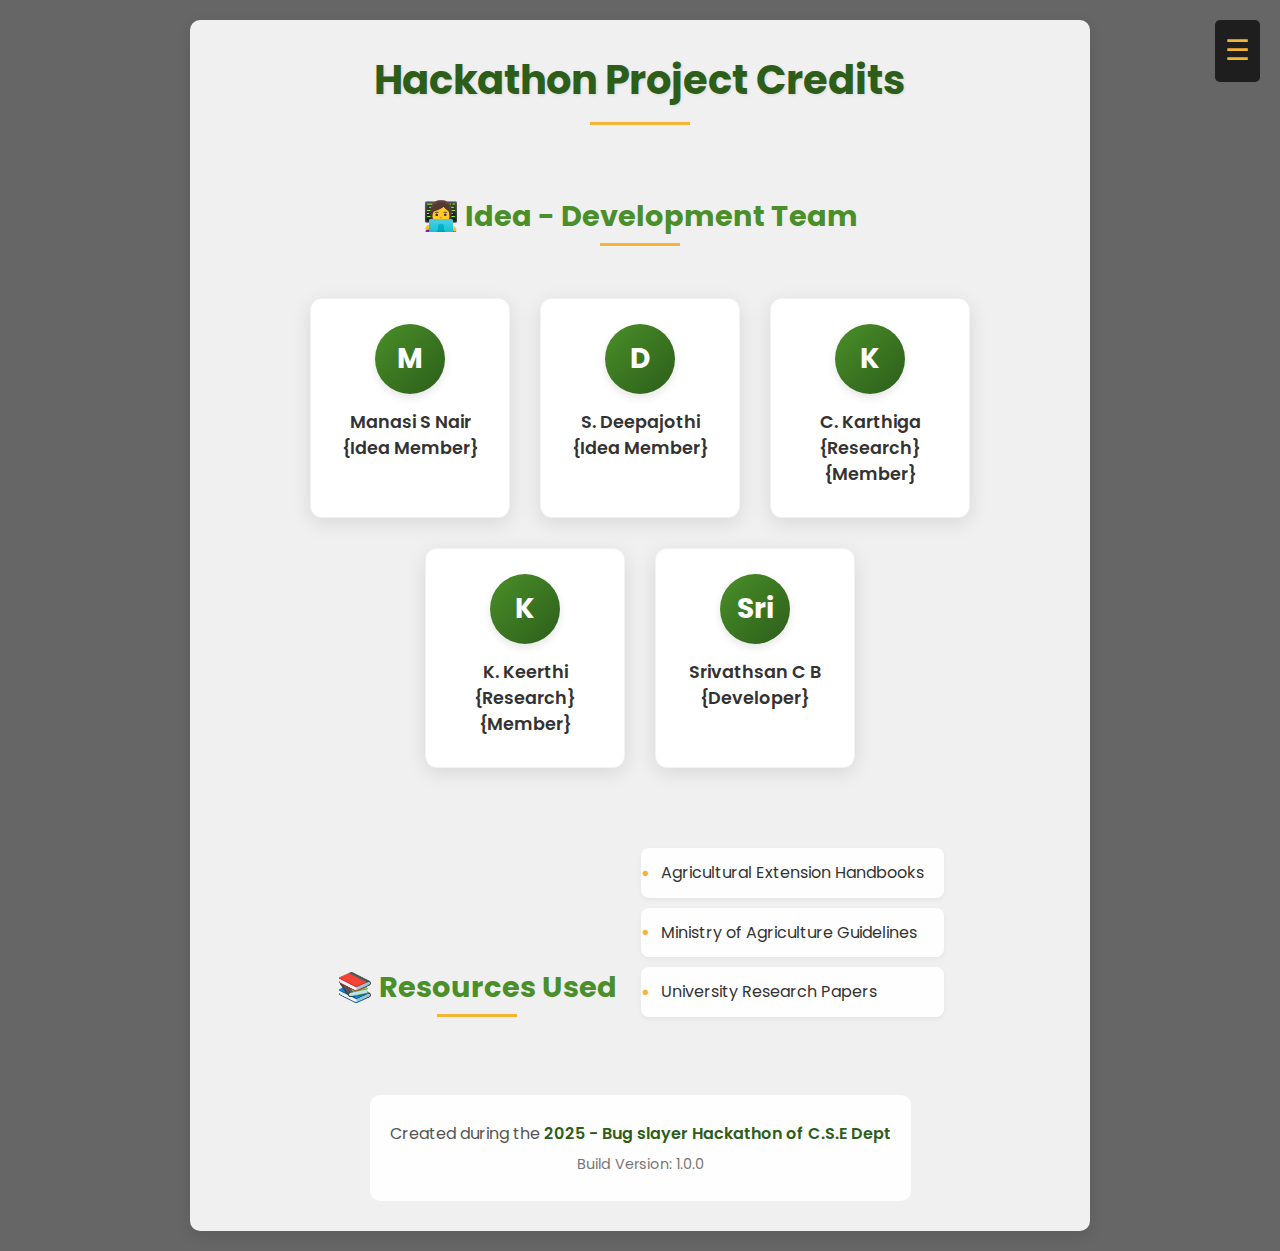
<file: credit.html>
<!DOCTYPE html>
<html lang="en">
<head>
    <meta charset="UTF-8">
    <meta name="viewport" content="width=device-width, initial-scale=1.0">
    <title>Project Credits</title>
    <link rel="stylesheet" href="style.css">
    <script src="index.js" defer></script>
</head>
<body>
    <div class="main-container">
        <nav>
            <div class="menu-icon" onclick="toggleMenu()">☰</div>
            <ul class="menu" id="menu">
                <li><a href="index.html">home</a></li>
                <li><a href="crop.html">Crop Management</a></li>
                <li><a href="soil.html">Soil Management</a></li>
                <li><a href="disease.html">Crop Diseases</a></li>
                <li><a href="solution.html">Solutions</a></li>
                <li><a href="credit.html">Credits</a></li>
            </ul>
        </nav>
        
        <div class="content-container credit-container">
            <h1>Hackathon Project Credits</h1>
            
            <div class="team-section">
                <h2>👩‍💻 Idea - Development Team</h2>
                <div class="team-members">
                    <div class="member-card">
                        <div class="member-avatar">M</div>
                        <h3>Manasi S Nair {Idea Member}</h3>
                    </div>
                    <div class="member-card">
                        <div class="member-avatar">D</div>
                        <h3>S. Deepajothi {Idea Member}</h3>
                    </div>
                    <div class="member-card">
                        <div class="member-avatar">K</div>
                        <h3>C. Karthiga {Research} {Member}</h3>
                    </div>
                    <div class="member-card">
                        <div class="member-avatar">K</div>
                        <h3>K. Keerthi {Research}{Member}</h3>
                    </div>
                    <div class="member-card">
                        <div class="member-avatar">Sri</div>
                        <h3>Srivathsan C B {Developer}</h3>
                </div>
            </div>
            
            <div class="credit-section">
                <h2>📚 Resources Used</h2>
                <ul class="resource-list">
                    <li>Agricultural Extension Handbooks</li>
                    <li>Ministry of Agriculture Guidelines</li>
                    <li>University Research Papers</li>
                </ul>
            </div>
            <div class="project-info">
                <p>Created during the <strong>2025 - Bug slayer Hackathon of C.S.E Dept </strong></p>
                <p class="build-date">Build Version: 1.0.0</p> 
            </div>
        </div>
    </div>
</body>
</html>
</file>
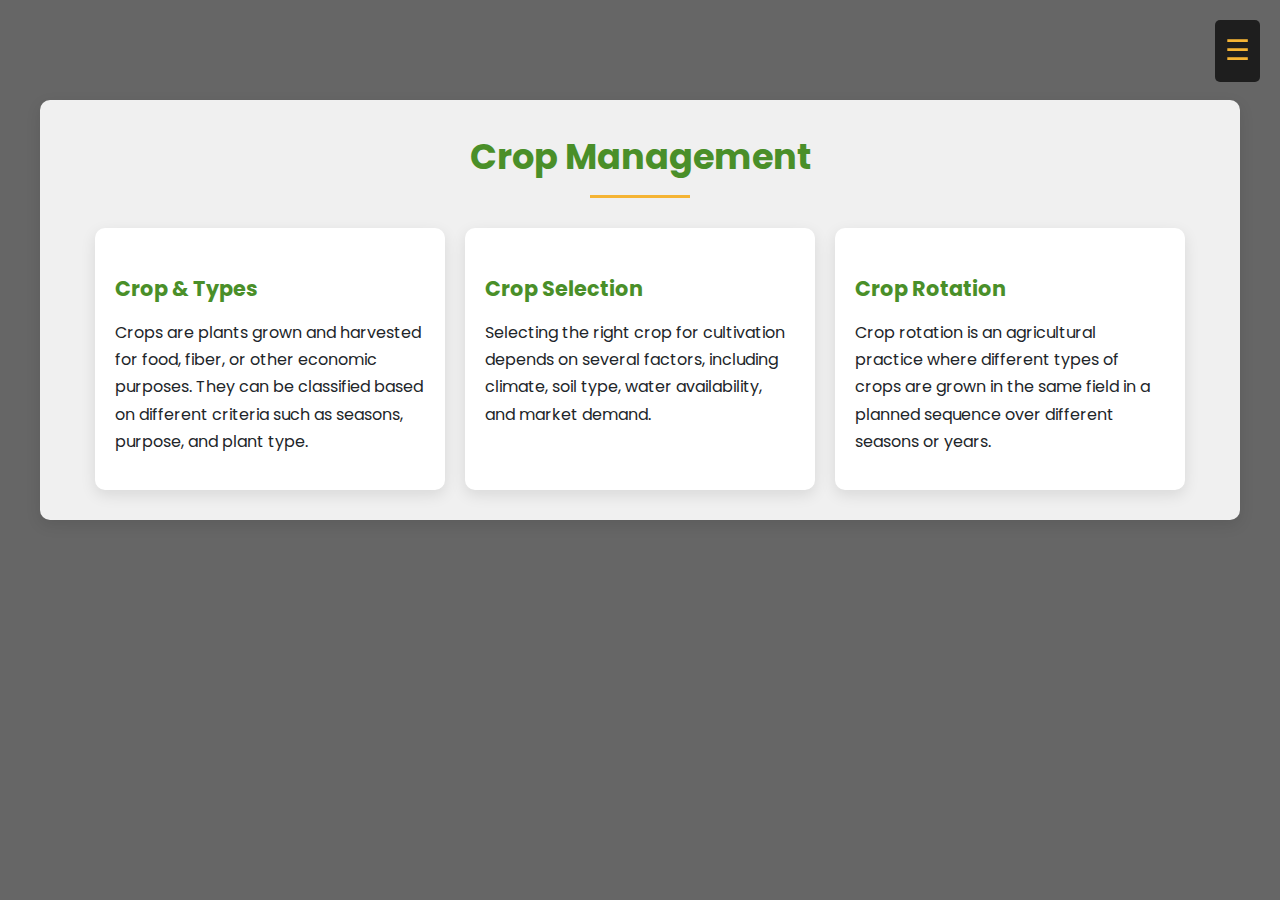
<file: crop.html>
<!DOCTYPE html>
<html lang="en">
<head>
    <meta charset="UTF-8">
    <meta name="viewport" content="width=device-width, initial-scale=1.0">
    <title>Crop Management</title>
    <link rel="stylesheet" href="style.css">
    <script src="index.js" defer></script>
</head>
<body>
    <div class="main-container">
        <nav>
            <div class="menu-icon" onclick="toggleMenu()">☰</div>
            <ul class="menu" id="menu">
                <li><a href="index.html">home</a></li>
                <li><a href="crop.html">Crop Management</a></li>
                <li><a href="soil.html">Soil Management</a></li>
                <li><a href="disease.html">Crop Diseases</a></li>
                <li><a href="solution.html">Solutions</a></li>
                <li><a href="credit.html">Credits</a></li>
            </ul>
        </nav>
        <div class="content-container">
            <h1>Crop Management</h1>
            
            <div class="crop-cards-container">
                <div class="crop-card">
                    <h2>Crop & Types</h2>
                    <p>Crops are plants grown and harvested for food, fiber, or other economic purposes. They can be classified based on different criteria such as seasons, purpose, and plant type.</p>
                </div>
                
                <div class="crop-card">
                    <h2>Crop Selection</h2>
                    <p>Selecting the right crop for cultivation depends on several factors, including climate, soil type, water availability, and market demand.</p>
                </div>
                
                <div class="crop-card">
                    <h2>Crop Rotation</h2>
                    <p>Crop rotation is an agricultural practice where different types of crops are grown in the same field in a planned sequence over different seasons or years.</p>
                </div>
            </div>
        </div>
    </div>
</body>
</html>
</file>
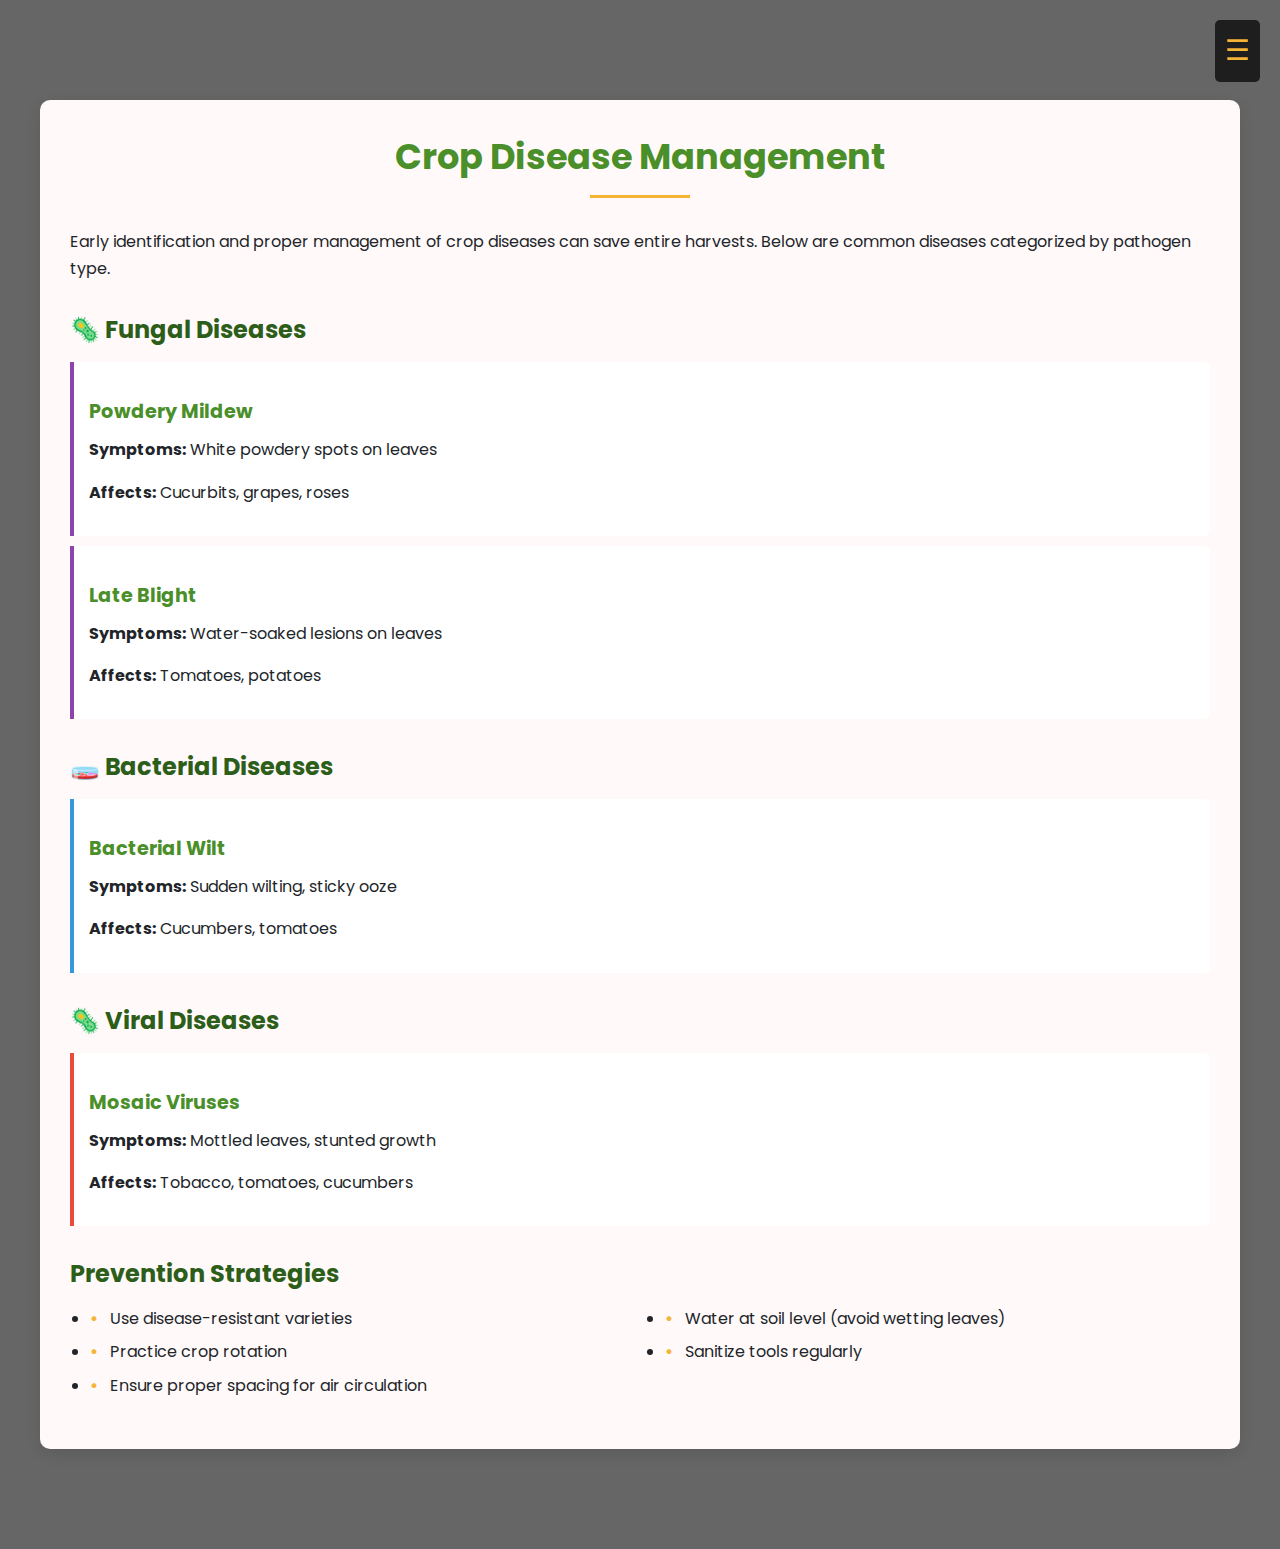
<file: Disease.html>
<!DOCTYPE html>
<html lang="en">
<head>
    <meta charset="UTF-8">
    <meta name="viewport" content="width=device-width, initial-scale=1.0">
    <title>Crop Diseases</title>
    <link rel="stylesheet" href="style.css">
    <script src="index.js" defer></script>
</head>
<body>
    <div class="main-container">
        <nav>
            <div class="menu-icon" onclick="toggleMenu()">☰</div>
            <ul class="menu" id="menu">
                <li><a href="index.html">home</a></li>
                <li><a href="crop.html">Crop Management</a></li>
                <li><a href="soil.html">Soil Management</a></li>
                <li><a href="disease.html">Crop Diseases</a></li>
                <li><a href="solution.html">Solutions</a></li>
                <li><a href="credit.html">Credits</a></li>
            </ul>
        </nav>
        
        <div class="content-container disease-container">
            <h1>Crop Disease Management</h1>
            
            <div class="disease-intro">
                <p>Early identification and proper management of crop diseases can save entire harvests. Below are common diseases categorized by pathogen type.</p>
            </div>
            
            <div class="disease-categories">
                <div class="category fungal">
                    <h2>🦠 Fungal Diseases</h2>
                    <div class="disease-card">
                        <h3>Powdery Mildew</h3>
                        <p><strong>Symptoms:</strong> White powdery spots on leaves</p>
                        <p><strong>Affects:</strong> Cucurbits, grapes, roses</p>
                    </div>
                    <div class="disease-card">
                        <h3>Late Blight</h3>
                        <p><strong>Symptoms:</strong> Water-soaked lesions on leaves</p>
                        <p><strong>Affects:</strong> Tomatoes, potatoes</p>
                    </div>
                </div>
                
                <div class="category bacterial">
                    <h2>🧫 Bacterial Diseases</h2>
                    <div class="disease-card">
                        <h3>Bacterial Wilt</h3>
                        <p><strong>Symptoms:</strong> Sudden wilting, sticky ooze</p>
                        <p><strong>Affects:</strong> Cucumbers, tomatoes</p>
                    </div>
                </div>
                
                <div class="category viral">
                    <h2>🦠 Viral Diseases</h2>
                    <div class="disease-card">
                        <h3>Mosaic Viruses</h3>
                        <p><strong>Symptoms:</strong> Mottled leaves, stunted growth</p>
                        <p><strong>Affects:</strong> Tobacco, tomatoes, cucumbers</p>
                    </div>
                </div>
            </div>
            
            <div class="prevention-section">
                <h2>Prevention Strategies</h2>
                <ul class="prevention-list">
                    <li>Use disease-resistant varieties</li>
                    <li>Practice crop rotation</li>
                    <li>Ensure proper spacing for air circulation</li>
                    <li>Water at soil level (avoid wetting leaves)</li>
                    <li>Sanitize tools regularly</li>
                </ul>
            </div>
        </div>
    </div>
</body>
</html>
</file>
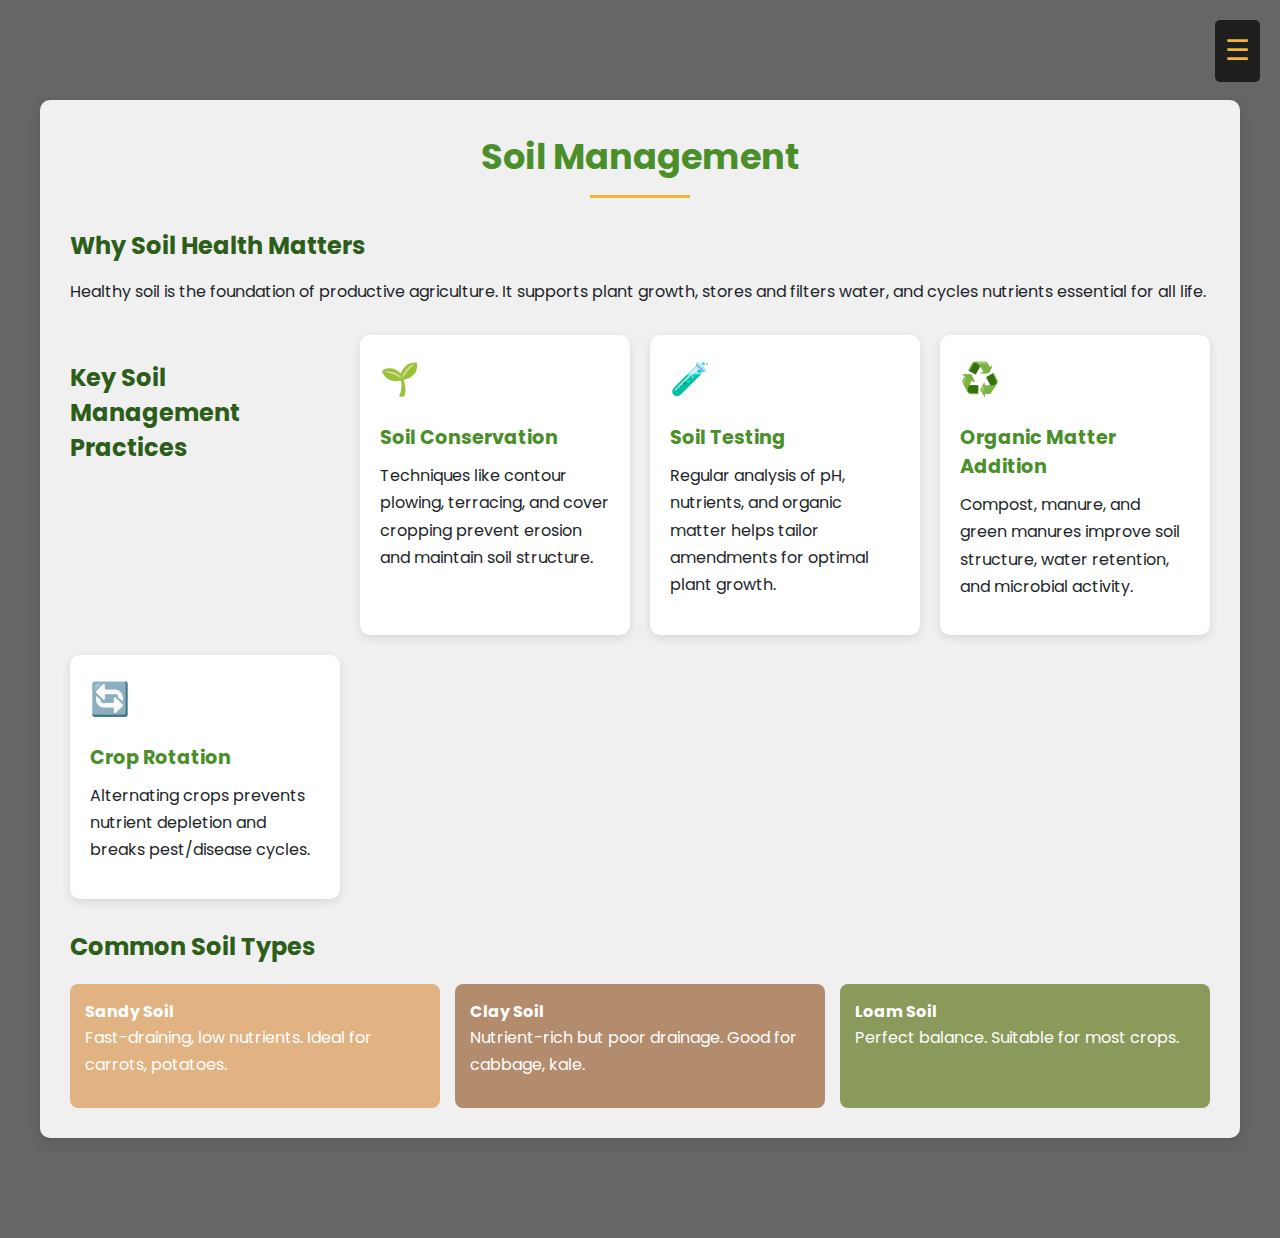
<file: Soil.html>
<!DOCTYPE html>
<html lang="en">
<head>
    <meta charset="UTF-8">
    <meta name="viewport" content="width=device-width, initial-scale=1.0">
    <title>Soil Management</title>
    <link rel="stylesheet" href="style.css">
    <script src="index.js" defer></script>
</head>
<body>
    <div class="main-container">
        <nav>
            <div class="menu-icon" onclick="toggleMenu()">☰</div>
            <ul class="menu" id="menu">
                <li><a href="index.html">home</a></li>
                <li><a href="crop.html">Crop Management</a></li>
                <li><a href="soil.html">Soil Management</a></li>
                <li><a href="disease.html">Crop Diseases</a></li>
                <li><a href="solution.html">Solutions</a></li>
                <li><a href="credit.html">Credits</a></li>
            </ul>
        </nav>
        
        <div class="content-container">
            <h1>Soil Management</h1>
            
            <div class="info-card">
                <h2>Why Soil Health Matters</h2>
                <p>Healthy soil is the foundation of productive agriculture. It supports plant growth, stores and filters water, and cycles nutrients essential for all life.</p>
            </div>
            
            <div class="management-section">
                <h2>Key Soil Management Practices</h2>
                
                <div class="practice-card">
                    <div class="practice-icon">🌱</div>
                    <h3>Soil Conservation</h3>
                    <p>Techniques like contour plowing, terracing, and cover cropping prevent erosion and maintain soil structure.</p>
                </div>
                
                <div class="practice-card">
                    <div class="practice-icon">🧪</div>
                    <h3>Soil Testing</h3>
                    <p>Regular analysis of pH, nutrients, and organic matter helps tailor amendments for optimal plant growth.</p>
                </div>
                
                <div class="practice-card">
                    <div class="practice-icon">♻️</div>
                    <h3>Organic Matter Addition</h3>
                    <p>Compost, manure, and green manures improve soil structure, water retention, and microbial activity.</p>
                </div>
                
                <div class="practice-card">
                    <div class="practice-icon">🔄</div>
                    <h3>Crop Rotation</h3>
                    <p>Alternating crops prevents nutrient depletion and breaks pest/disease cycles.</p>
                </div>
            </div>
            
            <div class="soil-types">
                <h2>Common Soil Types</h2>
                <div class="soil-grid">
                    <div class="soil-type sandy">
                        <h4>Sandy Soil</h4>
                        <p>Fast-draining, low nutrients. Ideal for carrots, potatoes.</p>
                    </div>
                    <div class="soil-type clay">
                        <h4>Clay Soil</h4>
                        <p>Nutrient-rich but poor drainage. Good for cabbage, kale.</p>
                    </div>
                    <div class="soil-type loam">
                        <h4>Loam Soil</h4>
                        <p>Perfect balance. Suitable for most crops.</p>
                    </div>
                </div>
            </div>
        </div>
    </div>
</body>
</html>
</file>
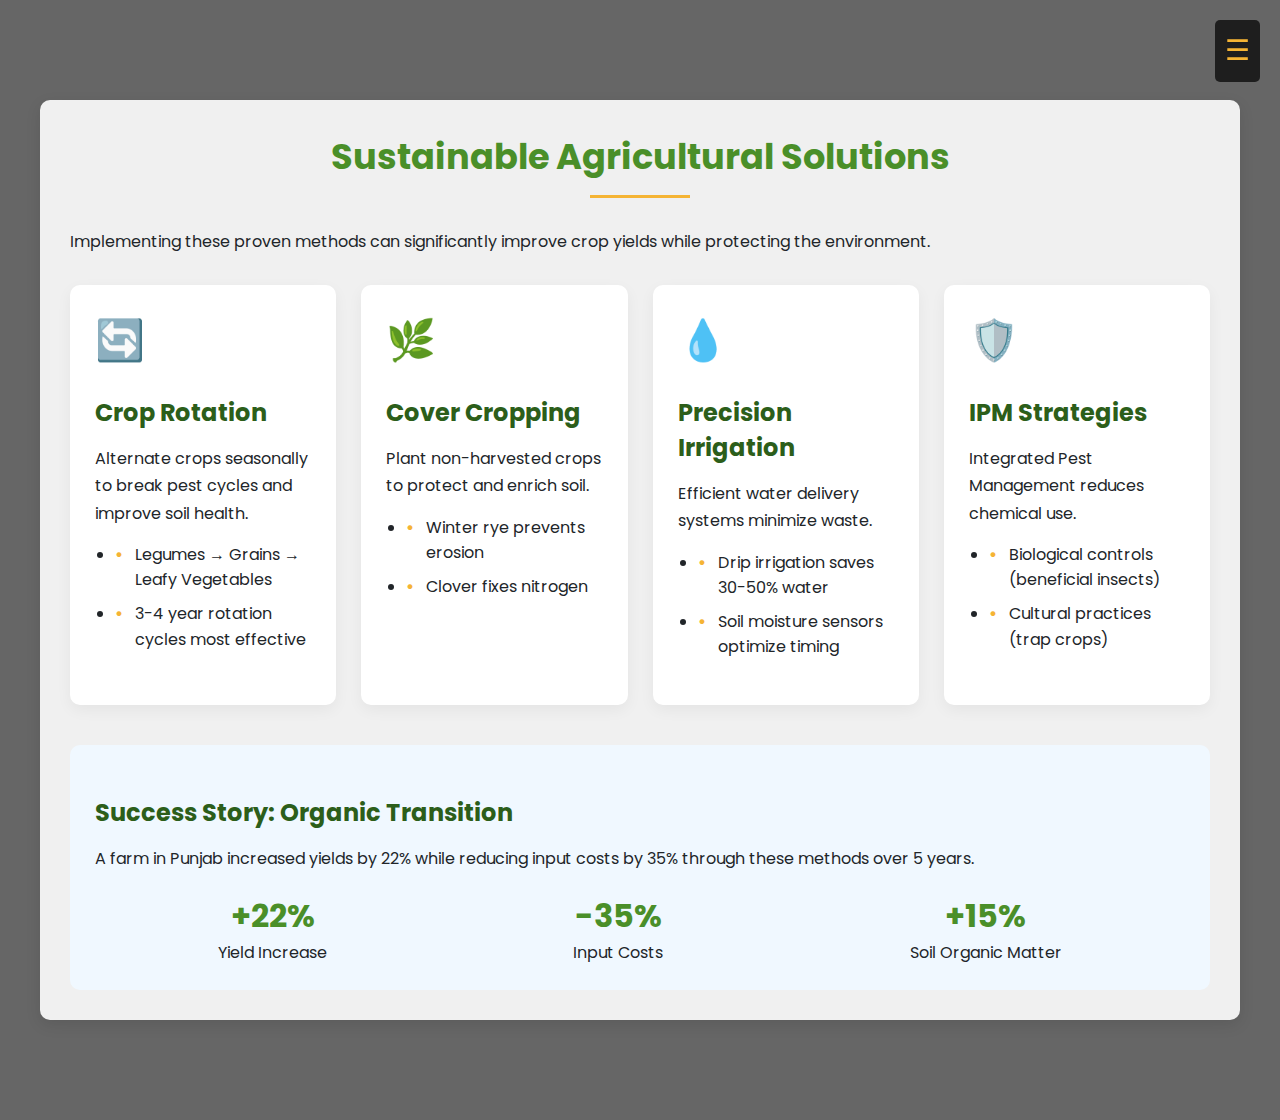
<file: Solution.html>
<!DOCTYPE html>
<html lang="en">
<head>
    <meta charset="UTF-8">
    <meta name="viewport" content="width=device-width, initial-scale=1.0">
    <title>Agricultural Solutions</title>
    <link rel="stylesheet" href="style.css">
    <script src="index.js" defer></script>
</head>
<body>
    <div class="main-container">
        <nav>
            <div class="menu-icon" onclick="toggleMenu()">☰</div>
            <ul class="menu" id="menu">
                <li><a href="index.html">home</a></li>
                <li><a href="crop.html">Crop Management</a></li>
                <li><a href="soil.html">Soil Management</a></li>
                <li><a href="disease.html">Crop Diseases</a></li>
                <li><a href="solution.html">Solutions</a></li>
                <li><a href="credit.html">Credits</a></li>
            </ul>
        </nav>
        
        <div class="content-container solutions-container">
            <h1>Sustainable Agricultural Solutions</h1>
            
            <div class="solution-hero">
                <p>Implementing these proven methods can significantly improve crop yields while protecting the environment.</p>
            </div>
            
            <div class="solutions-grid">
                <div class="solution-card">
                    <div class="solution-icon">🔄</div>
                    <h2>Crop Rotation</h2>
                    <p>Alternate crops seasonally to break pest cycles and improve soil health.</p>
                    <ul>
                        <li>Legumes → Grains → Leafy Vegetables</li>
                        <li>3-4 year rotation cycles most effective</li>
                    </ul>
                </div>
                
                <div class="solution-card">
                    <div class="solution-icon">🌿</div>
                    <h2>Cover Cropping</h2>
                    <p>Plant non-harvested crops to protect and enrich soil.</p>
                    <ul>
                        <li>Winter rye prevents erosion</li>
                        <li>Clover fixes nitrogen</li>
                    </ul>
                </div>
                
                <div class="solution-card">
                    <div class="solution-icon">💧</div>
                    <h2>Precision Irrigation</h2>
                    <p>Efficient water delivery systems minimize waste.</p>
                    <ul>
                        <li>Drip irrigation saves 30-50% water</li>
                        <li>Soil moisture sensors optimize timing</li>
                    </ul>
                </div>
                
                <div class="solution-card">
                    <div class="solution-icon">🛡️</div>
                    <h2>IPM Strategies</h2>
                    <p>Integrated Pest Management reduces chemical use.</p>
                    <ul>
                        <li>Biological controls (beneficial insects)</li>
                        <li>Cultural practices (trap crops)</li>
                    </ul>
                </div>
            </div>
            
            <div class="case-study">
                <h2>Success Story: Organic Transition</h2>
                <p>A farm in Punjab increased yields by 22% while reducing input costs by 35% through these methods over 5 years.</p>
                <div class="results">
                    <div class="result-item">
                        <span class="result-value">+22%</span>
                        <span class="result-label">Yield Increase</span>
                    </div>
                    <div class="result-item">
                        <span class="result-value">-35%</span>
                        <span class="result-label">Input Costs</span>
                    </div>
                    <div class="result-item">
                        <span class="result-value">+15%</span>
                        <span class="result-label">Soil Organic Matter</span>
                    </div>
                </div>
            </div>
        </div>
    </div>
</body>
</html>
</file>
<file: style.css>
@import url('https://fonts.googleapis.com/css2?family=Poppins:wght@300;400;600;700&display=swap');

:root {
    --primary: #4a8f29;
    --secondary: #2c5e1a;
    --accent: #f5b434;
    --light: #f8f9fa;
    --dark: #212529;
    --danger: #dc3545;
    --info: #17a2b8;
}

* {
    margin: 0;
    padding: 0;
    box-sizing: border-box;
    font-family: 'Poppins', sans-serif;
}

body {
    background: linear-gradient(rgba(0,0,0,0.6), rgba(0,0,0,0.6)), 
                url('https://images.unsplash.com/photo-1500382017468-9049fed747ef?ixlib=rb-4.0.3&ixid=M3wxMjA3fDB8MHxwaG90by1wYWdlfHx8fGVufDB8fHx8fA%3D%3D&auto=format&fit=crop&w=2070&q=80') no-repeat center center/cover;
    min-height: 100vh;
    color: var(--light);
}

.main-container {
    position: relative;
    width: 100%;
    min-height: 100vh;
    padding: 20px;
}

/* Navigation */
nav {
    position: fixed;
    top: 20px;
    right: 20px;
    z-index: 1000;
}

.menu-icon {
    font-size: 28px;
    color: var(--accent);
    cursor: pointer;
    z-index: 2;
    padding: 10px;
    border-radius: 5px;
    background: rgba(0, 0, 0, 0.7);
    transition: all 0.3s ease;
}

.menu-icon:hover {
    background: var(--accent);
    color: var(--dark);
}

.menu {
    list-style: none;
    position: absolute;
    top: 50px;
    right: 0;
    background: rgba(0, 0, 0, 0.9);
    padding: 15px;
    border-radius: 8px;
    width: 200px;
    opacity: 0;
    transform: translateY(-10px);
    transition: all 0.3s ease;
    pointer-events: none;
}

.menu.show {
    opacity: 1;
    transform: translateY(0);
    pointer-events: all;
}

.menu li {
    padding: 8px 0;
    border-bottom: 1px solid rgba(255,255,255,0.1);
}

.menu li:last-child {
    border-bottom: none;
}

.menu li a {
    text-decoration: none;
    color: var(--light);
    font-size: 16px;
    display: block;
    transition: all 0.3s ease;
    padding: 5px;
}

.menu li a:hover {
    color: var(--accent);
    transform: translateX(5px);
}

/* Hero Section */
.hero-content {
    position: absolute;
    top: 50%;
    left: 50%;
    transform: translate(-50%, -50%);
    text-align: center;
    width: 90%;
    max-width: 800px;
}

.hero-content h1 {
    font-size: 3rem;
    margin-bottom: 20px;
    color: var(--accent);
    text-shadow: 2px 2px 4px rgba(0,0,0,0.5);
}

.hero-content p {
    font-size: 1.2rem;
    margin-bottom: 30px;
}

.cta-button {
    display: inline-block;
    background: var(--accent);
    color: var(--dark);
    padding: 12px 30px;
    border-radius: 50px;
    text-decoration: none;
    font-weight: 600;
    transition: all 0.3s ease;
    box-shadow: 0 4px 15px rgba(0,0,0,0.2);
}

.cta-button:hover {
    background: var(--light);
    transform: translateY(-3px);
    box-shadow: 0 6px 20px rgba(0,0,0,0.3);
}

/* Content Containers (used in other pages) */
.content-container {
    background: rgba(255, 255, 255, 0.9);
    border-radius: 10px;
    padding: 30px;
    margin: 80px auto;
    max-width: 1200px;
    box-shadow: 0 5px 15px rgba(0,0,0,0.1);
    color: var(--dark);
}

.content-container h1 {
    color: var(--primary);
    text-align: center;
    margin-bottom: 30px;
    font-size: 2.2rem;
    position: relative;
    padding-bottom: 15px;
}

.content-container h1:after {
    content: '';
    position: absolute;
    bottom: 0;
    left: 50%;
    transform: translateX(-50%);
    width: 100px;
    height: 3px;
    background: var(--accent);
}

.content-container h2 {
    color: var(--secondary);
    margin: 25px 0 15px;
    font-size: 1.5rem;
}

.content-container h3 {
    color: var(--primary);
    margin: 20px 0 10px;
    font-size: 1.2rem;
}

.content-container p {
    line-height: 1.7;
    margin-bottom: 15px;
}

.content-container ul {
    margin-left: 20px;
    margin-bottom: 20px;
}

.content-container ul li {
    margin-bottom: 8px;
    position: relative;
    padding-left: 20px;
    line-height: 1.6;
}

.content-container ul li:before {
    content: '•';
    color: var(--accent);
    position: absolute;
    left: 0;
    font-weight: bold;
}

/* Responsive Design */
@media (max-width: 768px) {
    .hero-content h1 {
        font-size: 2rem;
    }
    
    .hero-content p {
        font-size: 1rem;
    }
    
    .content-container {
        padding: 20px;
        margin: 60px auto;
    }
}

/* Crop Page Specific */
.crop-cards-container {
    display: flex;
    flex-wrap: wrap;
    gap: 20px;
    justify-content: center;
    margin-top: 30px;
}

.crop-card {
    background: white;
    border-radius: 10px;
    padding: 20px;
    width: 100%;
    max-width: 350px;
    box-shadow: 0 5px 15px rgba(0,0,0,0.1);
    transition: all 0.3s ease;
}

.crop-card:hover {
    transform: translateY(-5px);
    box-shadow: 0 8px 25px rgba(0,0,0,0.15);
}

.crop-card h2 {
    color: var(--primary);
    margin-bottom: 15px;
    font-size: 1.3rem;
}

/* Credit Page */
.credit-container {
    text-align: center;
    padding: 50px 20px;
}

.credit-container h1 {
    color: var(--accent);
    margin-bottom: 30px;
}

.credit-item {
    margin-bottom: 20px;
}

.credit-item h3 {
    color: var(--primary);
    margin-bottom: 10px;
}
/* Soil Page Specific */
.management-section {
    display: grid;
    grid-template-columns: repeat(auto-fit, minmax(250px, 1fr));
    gap: 20px;
    margin: 30px 0;
}

.practice-card {
    background: white;
    padding: 20px;
    border-radius: 10px;
    box-shadow: 0 3px 10px rgba(0,0,0,0.1);
    transition: transform 0.3s;
}

.practice-card:hover {
    transform: translateY(-5px);
}

.practice-icon {
    font-size: 2rem;
    margin-bottom: 10px;
}

.soil-grid {
    display: grid;
    grid-template-columns: repeat(auto-fit, minmax(200px, 1fr));
    gap: 15px;
    margin-top: 20px;
}

.soil-type {
    padding: 15px;
    border-radius: 8px;
    color: white;
}

.sandy { background: #E1B382; }
.clay { background: #B38B6D; }
.loam { background: #8A9A5B; }

/* Disease Page Specific */
.disease-container {
    background: #fff9f9;
}

.disease-categories {
    margin: 30px 0;
}

.category {
    margin-bottom: 30px;
}

.disease-card {
    background: white;
    padding: 15px;
    margin: 10px 0;
    border-left: 4px solid;
    border-radius: 0 5px 5px 0;
}

.fungal .disease-card { border-color: #8e44ad; }
.bacterial .disease-card { border-color: #3498db; }
.viral .disease-card { border-color: #e74c3c; }

.prevention-list {
    columns: 2;
    column-gap: 30px;
}

/* Solutions Page Specific */
.solutions-grid {
    display: grid;
    grid-template-columns: repeat(auto-fit, minmax(250px, 1fr));
    gap: 25px;
    margin: 30px 0;
}

.solution-card {
    background: white;
    padding: 25px;
    border-radius: 10px;
    box-shadow: 0 5px 15px rgba(0,0,0,0.05);
}

.solution-icon {
    font-size: 2.5rem;
    margin-bottom: 15px;
}

.case-study {
    background: #f0f8ff;
    padding: 25px;
    border-radius: 10px;
    margin-top: 40px;
}

.results {
    display: flex;
    justify-content: space-around;
    margin-top: 20px;
}

.result-item {
    text-align: center;
}

.result-value {
    display: block;
    font-size: 2rem;
    font-weight: bold;
    color: var(--primary);
}

/* CREDITS PAGE SPECIFIC STYLES */
.credit-container {
    text-align: center;
    max-width: 900px;
    margin: 0 auto;
    padding: 30px 20px;
    color: #333;
}

.credit-container h1 {
    color: #2c5e1a;
    margin-bottom: 30px;
    font-size: 2.5rem;
    text-shadow: 1px 1px 3px rgba(0,0,0,0.1);
}

.team-section h2, 
.credit-section h2 {
    color: #4a8f29;
    margin: 40px 0 20px;
    font-size: 1.8rem;
    position: relative;
    display: inline-block;
}

.team-section h2::after,
.credit-section h2::after {
    content: "";
    position: absolute;
    bottom: -8px;
    left: 50%;
    transform: translateX(-50%);
    width: 80px;
    height: 3px;
    background: #f5b434;
}

.team-members {
    display: flex;
    justify-content: center;
    flex-wrap: wrap;
    gap: 30px;
    margin: 40px 0;
}

.member-card {
    background: white;
    padding: 25px;
    border-radius: 12px;
    width: 200px;
    box-shadow: 0 5px 20px rgba(0,0,0,0.1);
    transition: all 0.3s ease;
    border: 1px solid rgba(0,0,0,0.05);
}

.member-card:hover {
    transform: translateY(-8px);
    box-shadow: 0 8px 25px rgba(0,0,0,0.15);
}

.member-avatar {
    width: 70px;
    height: 70px;
    background: linear-gradient(135deg, #4a8f29, #2c5e1a);
    color: white;
    border-radius: 50%;
    display: flex;
    align-items: center;
    justify-content: center;
    font-size: 28px;
    font-weight: bold;
    margin: 0 auto 15px;
    box-shadow: 0 4px 8px rgba(0,0,0,0.1);
}

.member-card h3 {
    color: #333;
    font-size: 1.1rem;
    margin: 10px 0 5px;
    font-weight: 600;
}

.resource-list {
    list-style: none;
    margin: 30px auto;
    max-width: 500px;
    text-align: left;
    display: inline-block;
}

.resource-list li {
    padding: 12px 20px;
    background: rgba(255,255,255,0.9);
    margin: 10px 0;
    border-radius: 8px;
    box-shadow: 0 2px 5px rgba(0,0,0,0.05);
    position: relative;
    padding-left: 50px;
    transition: all 0.3s ease;
}

.resource-list li:hover {
    transform: translateX(5px);
    background: white;
}

.resource-list li::before {
    content: "✓";
    position: absolute;
    left: 20px;
    top: 50%;
    transform: translateY(-50%);
    color: #4a8f29;
    font-weight: bold;
    font-size: 1.1rem;
}

.project-info {
    margin-top: 50px;
    background: rgba(255,255,255,0.9);
    padding: 20px;
    border-radius: 10px;
    display: inline-block;
}

.project-info p {
    margin: 5px 0;
    color: #555;
}

.project-info strong {
    color: #2c5e1a;
    font-weight: 600;
}

.build-date {
    opacity: 0.8;
    font-size: 0.9rem;
    color: #777;
    margin-top: 10px;
}

/* RESPONSIVE DESIGN */
@media (max-width: 768px) {
    .team-members {
        gap: 20px;
    }
    
    .member-card {
        width: 160px;
        padding: 20px;
    }
    
    .member-avatar {
        width: 60px;
        height: 60px;
        font-size: 24px;
    }
    
    .credit-container h1 {
        font-size: 2rem;
    }
    
    .team-section h2,
    .credit-section h2 {
        font-size: 1.5rem;
    }
}

@media (max-width: 480px) {
    .team-members {
        flex-direction: column;
        align-items: center;
    }
    
    .member-card {
        width: 80%;
        max-width: 250px;
    }
    
    .resource-list {
        width: 100%;
    }
    
    .resource-list li {
        padding-left: 40px;
    }
    
    .resource-list li::before {
        left: 15px;
    }
}
</file>
